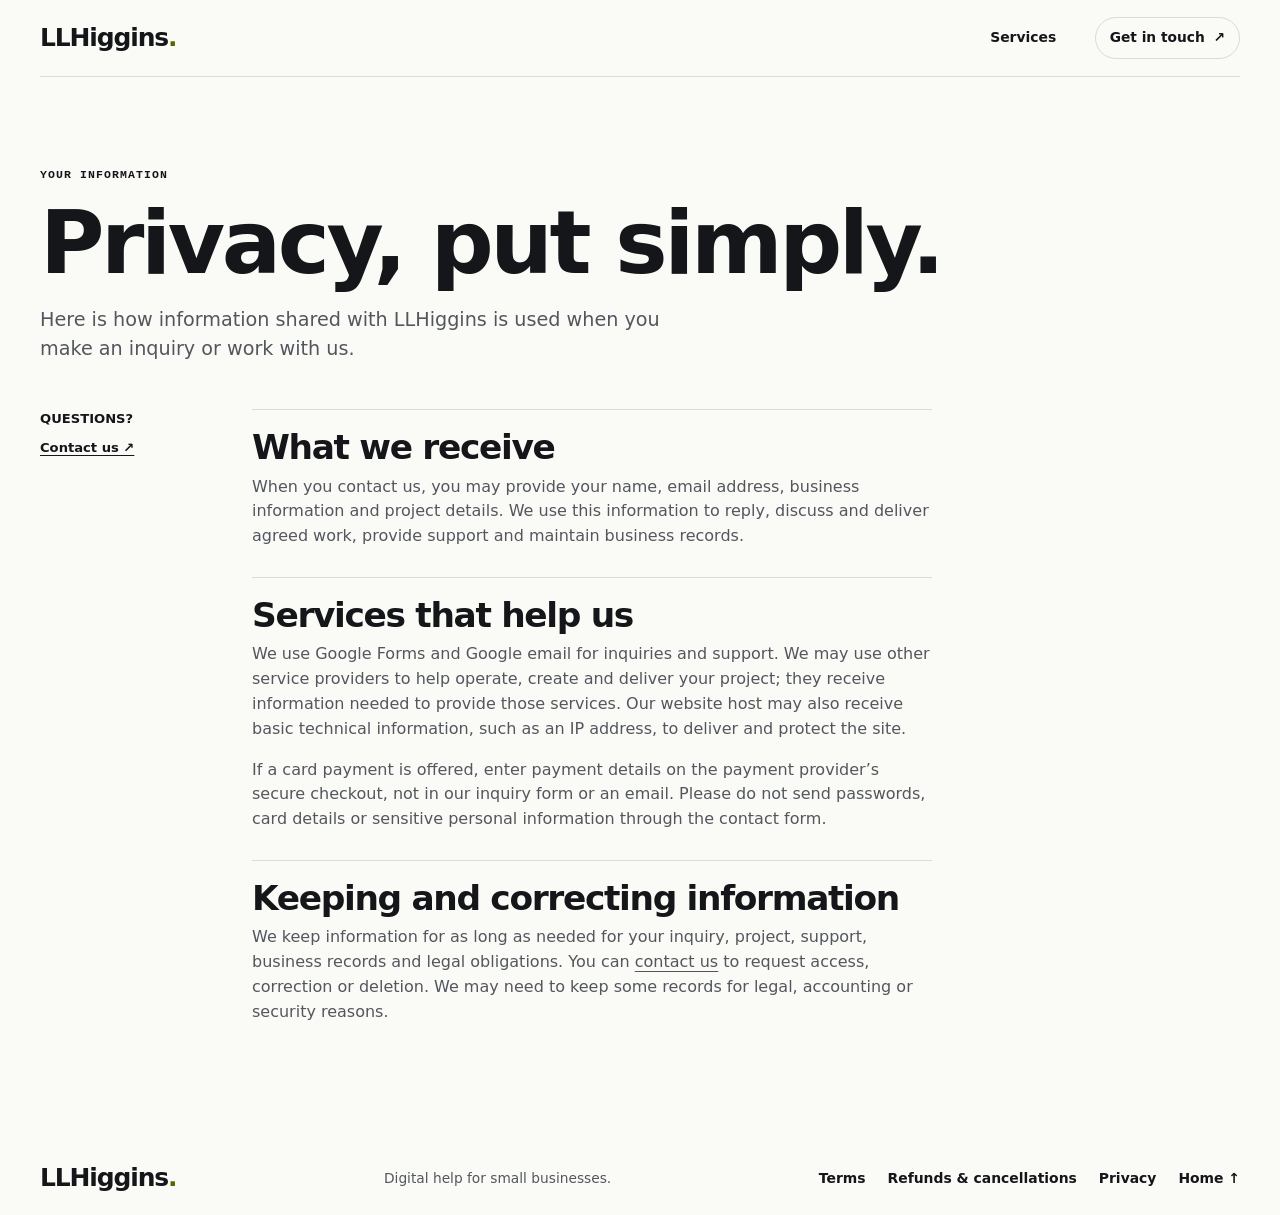
<file: privacy.html>
<!doctype html>
<html lang="en">
<head>
  <meta charset="utf-8">
  <meta name="viewport" content="width=device-width, initial-scale=1">
  <meta name="description" content="How LLHiggins handles information submitted for inquiries and projects.">
  <meta name="color-scheme" content="light">
  <title>Privacy | LLHiggins</title>
  <link rel="stylesheet" href="styles.css">
</head>
<body>
  <a class="skip-link" href="#main">Skip to content</a>
  <header class="header wrap">
    <a class="brand" href="index.html" aria-label="LLHiggins home"><span class="brand-mark" aria-hidden="true">L<span>H</span></span><span>LLHiggins<span class="brand-dot">.</span></span></a>
    <nav aria-label="Main navigation"><a href="index.html#services">Services</a><a class="nav-contact" href="index.html#contact">Get in touch <span aria-hidden="true">↗</span></a></nav>
  </header>
  <main id="main" class="policy-page wrap">
    <p class="eyebrow"><span class="eyebrow-line"></span> YOUR INFORMATION</p>
    <h1>Privacy, <em>put simply.</em></h1>
    <p class="policy-lede">Here is how information shared with LLHiggins is used when you make an inquiry or work with us.</p>
    <div class="policy-layout">
      <aside class="policy-aside">QUESTIONS?<a href="index.html#contact">Contact us ↗</a></aside>
      <article class="policy-content">
        <section><h2>What we receive</h2><p>When you contact us, you may provide your name, email address, business information and project details. We use this information to reply, discuss and deliver agreed work, provide support and maintain business records.</p></section>
        <section><h2>Services that help us</h2><p>We use Google Forms and Google email for inquiries and support. We may use other service providers to help operate, create and deliver your project; they receive information needed to provide those services. Our website host may also receive basic technical information, such as an IP address, to deliver and protect the site.</p><p>If a card payment is offered, enter payment details on the payment provider’s secure checkout, not in our inquiry form or an email. Please do not send passwords, card details or sensitive personal information through the contact form.</p></section>
        <section><h2>Keeping and correcting information</h2><p>We keep information for as long as needed for your inquiry, project, support, business records and legal obligations. You can <a href="index.html#contact">contact us</a> to request access, correction or deletion. We may need to keep some records for legal, accounting or security reasons.</p></section>
      </article>
    </div>
  </main>
  <footer class="wrap footer"><a class="brand footer-brand" href="index.html"><span>LLHiggins<span class="brand-dot">.</span></span></a><p>Digital help for small businesses.</p><nav class="footer-links" aria-label="Footer navigation"><a href="terms.html">Terms</a><a href="refunds.html">Refunds &amp; cancellations</a><a href="privacy.html" aria-current="page">Privacy</a><a href="index.html">Home ↑</a></nav></footer>
</body>
</html>
</file>
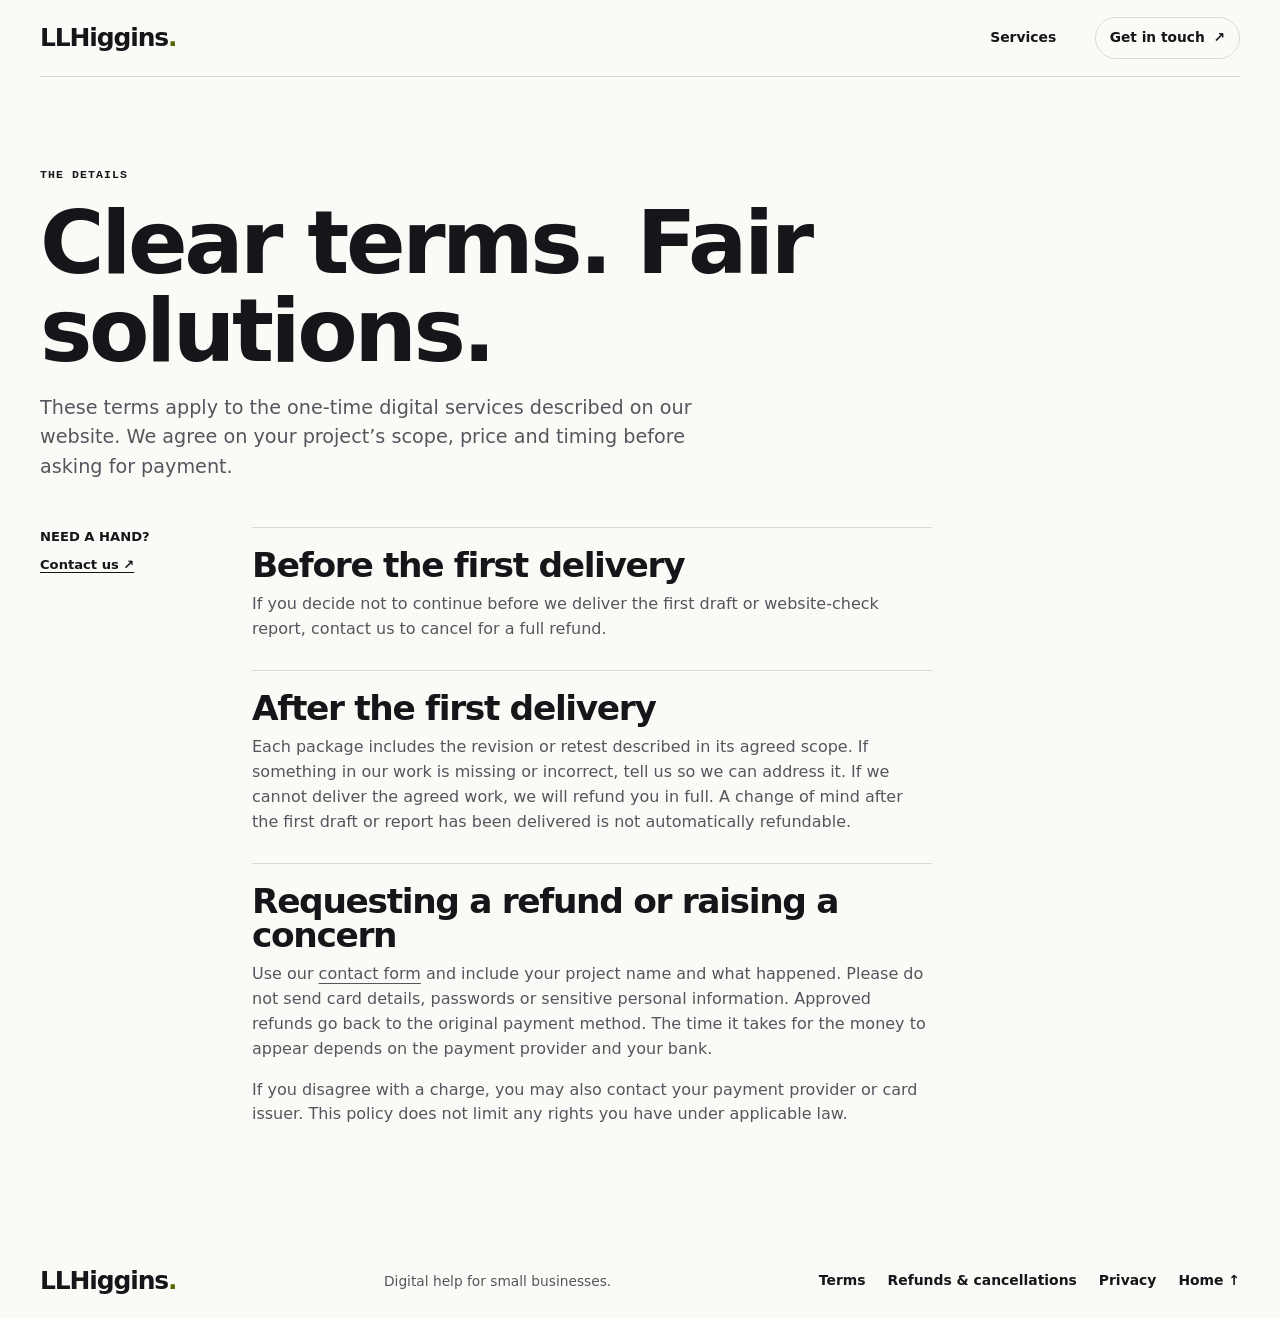
<file: refunds.html>
<!doctype html>
<html lang="en">
<head>
  <meta charset="utf-8">
  <meta name="viewport" content="width=device-width, initial-scale=1">
  <meta name="description" content="LLHiggins cancellation, refund and dispute information for our one-time digital services.">
  <meta name="color-scheme" content="light">
  <title>Refunds &amp; cancellations | LLHiggins</title>
  <link rel="stylesheet" href="styles.css">
</head>
<body>
  <a class="skip-link" href="#main">Skip to content</a>
  <header class="header wrap">
    <a class="brand" href="index.html" aria-label="LLHiggins home"><span class="brand-mark" aria-hidden="true">L<span>H</span></span><span>LLHiggins<span class="brand-dot">.</span></span></a>
    <nav aria-label="Main navigation"><a href="index.html#services">Services</a><a class="nav-contact" href="index.html#contact">Get in touch <span aria-hidden="true">↗</span></a></nav>
  </header>
  <main id="main" class="policy-page wrap">
    <p class="eyebrow"><span class="eyebrow-line"></span> THE DETAILS</p>
    <h1>Clear terms. <em>Fair solutions.</em></h1>
    <p class="policy-lede">These terms apply to the one-time digital services described on our website. We agree on your project’s scope, price and timing before asking for payment.</p>
    <div class="policy-layout">
      <aside class="policy-aside">NEED A HAND?<a href="index.html#contact">Contact us ↗</a></aside>
      <article class="policy-content">
        <section><h2>Before the first delivery</h2><p>If you decide not to continue before we deliver the first draft or website-check report, contact us to cancel for a full refund.</p></section>
        <section><h2>After the first delivery</h2><p>Each package includes the revision or retest described in its agreed scope. If something in our work is missing or incorrect, tell us so we can address it. If we cannot deliver the agreed work, we will refund you in full. A change of mind after the first draft or report has been delivered is not automatically refundable.</p></section>
        <section><h2>Requesting a refund or raising a concern</h2><p>Use our <a href="index.html#contact">contact form</a> and include your project name and what happened. Please do not send card details, passwords or sensitive personal information. Approved refunds go back to the original payment method. The time it takes for the money to appear depends on the payment provider and your bank.</p><p>If you disagree with a charge, you may also contact your payment provider or card issuer. This policy does not limit any rights you have under applicable law.</p></section>
      </article>
    </div>
  </main>
  <footer class="wrap footer"><a class="brand footer-brand" href="index.html"><span>LLHiggins<span class="brand-dot">.</span></span></a><p>Digital help for small businesses.</p><nav class="footer-links" aria-label="Footer navigation"><a href="terms.html">Terms</a><a href="refunds.html" aria-current="page">Refunds &amp; cancellations</a><a href="privacy.html">Privacy</a><a href="index.html">Home ↑</a></nav></footer>
</body>
</html>
</file>
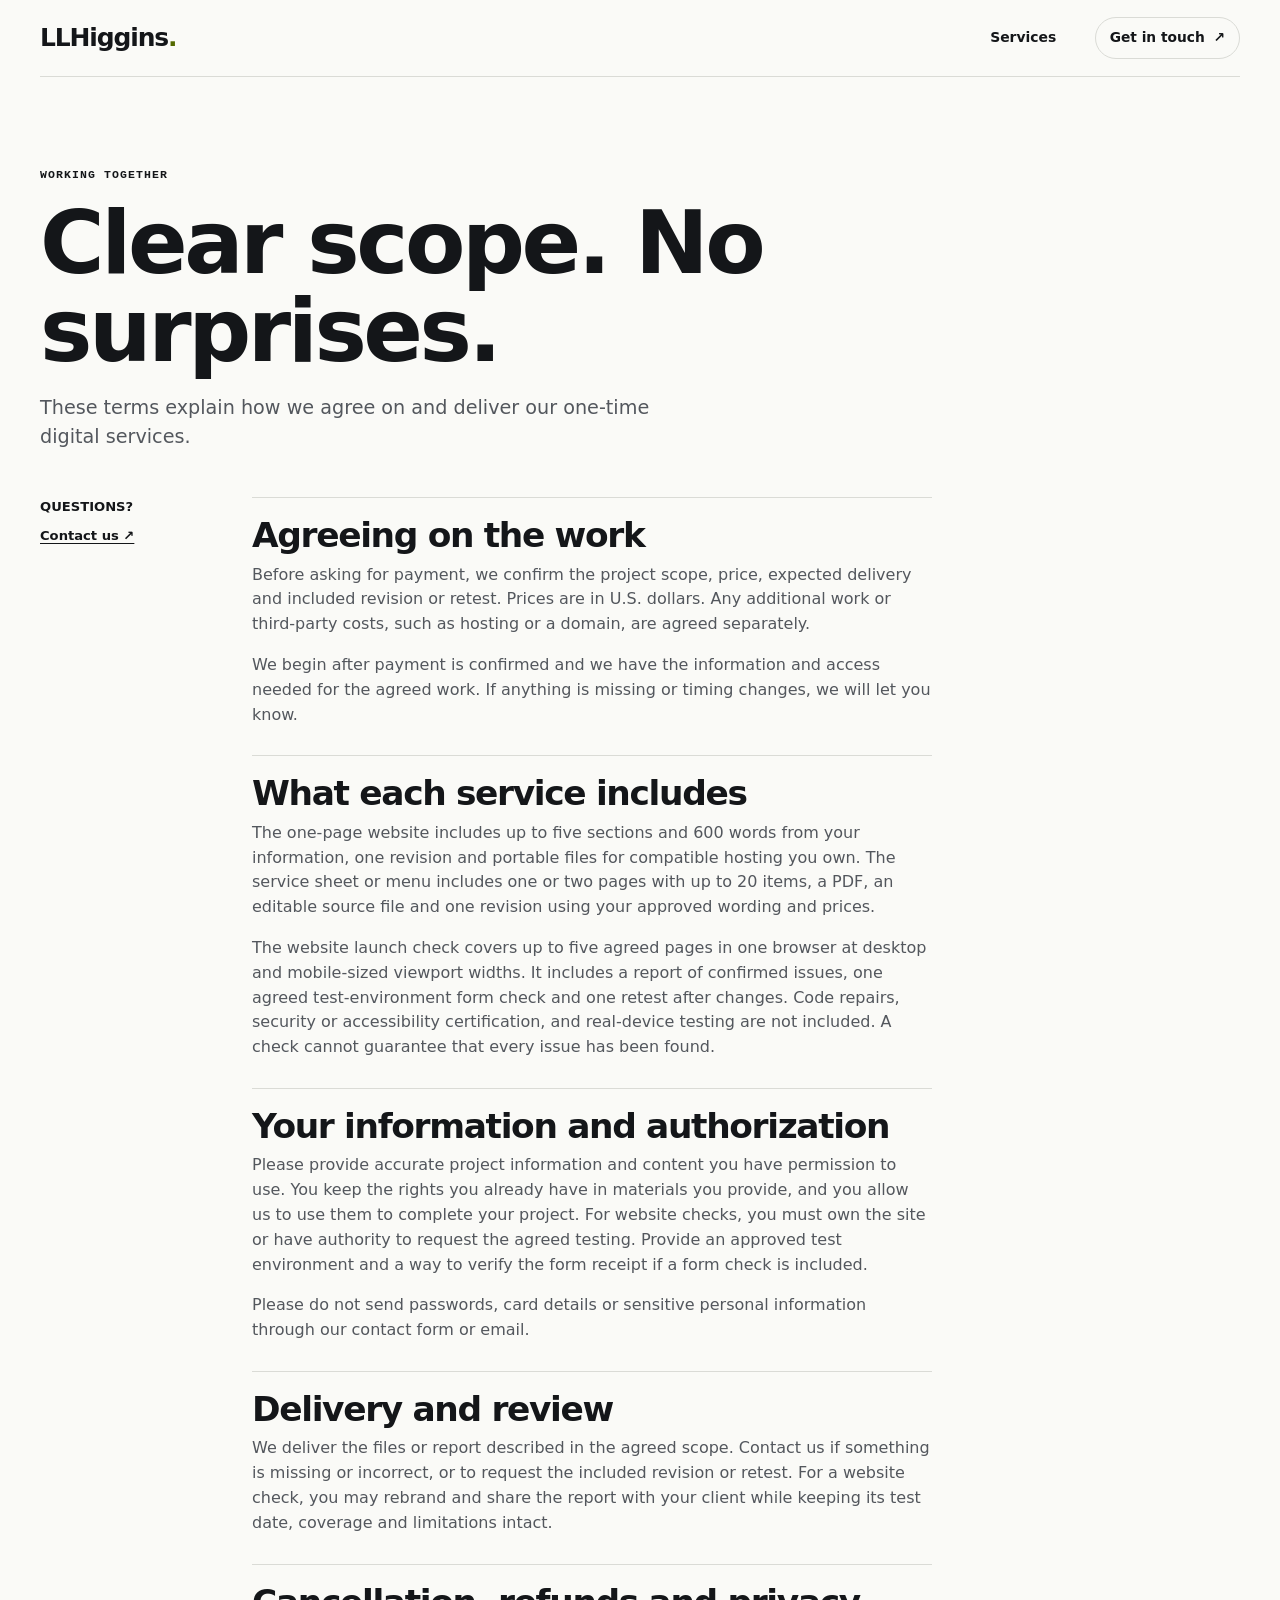
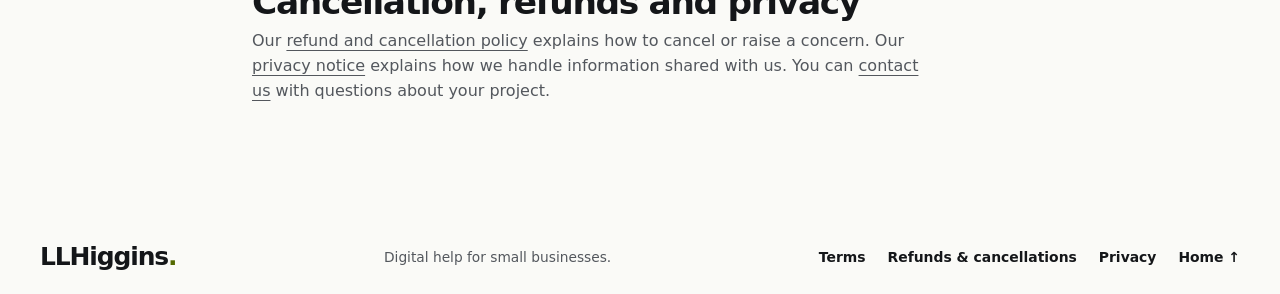
<file: terms.html>
<!doctype html>
<html lang="en">
<head>
  <meta charset="utf-8">
  <meta name="viewport" content="width=device-width, initial-scale=1">
  <meta name="description" content="How LLHiggins agrees on and delivers its one-time digital services.">
  <meta name="color-scheme" content="light">
  <title>Service terms | LLHiggins</title>
  <link rel="stylesheet" href="styles.css">
</head>
<body>
  <a class="skip-link" href="#main">Skip to content</a>
  <header class="header wrap">
    <a class="brand" href="index.html" aria-label="LLHiggins home"><span class="brand-mark" aria-hidden="true">L<span>H</span></span><span>LLHiggins<span class="brand-dot">.</span></span></a>
    <nav aria-label="Main navigation"><a href="index.html#services">Services</a><a class="nav-contact" href="index.html#contact">Get in touch <span aria-hidden="true">↗</span></a></nav>
  </header>
  <main id="main" class="policy-page wrap">
    <p class="eyebrow"><span class="eyebrow-line"></span> WORKING TOGETHER</p>
    <h1>Clear scope. <em>No surprises.</em></h1>
    <p class="policy-lede">These terms explain how we agree on and deliver our one-time digital services.</p>
    <div class="policy-layout">
      <aside class="policy-aside">QUESTIONS?<a href="index.html#contact">Contact us ↗</a></aside>
      <article class="policy-content">
        <section><h2>Agreeing on the work</h2><p>Before asking for payment, we confirm the project scope, price, expected delivery and included revision or retest. Prices are in U.S. dollars. Any additional work or third-party costs, such as hosting or a domain, are agreed separately.</p><p>We begin after payment is confirmed and we have the information and access needed for the agreed work. If anything is missing or timing changes, we will let you know.</p></section>
        <section><h2>What each service includes</h2><p>The one-page website includes up to five sections and 600 words from your information, one revision and portable files for compatible hosting you own. The service sheet or menu includes one or two pages with up to 20 items, a PDF, an editable source file and one revision using your approved wording and prices.</p><p>The website launch check covers up to five agreed pages in one browser at desktop and mobile-sized viewport widths. It includes a report of confirmed issues, one agreed test-environment form check and one retest after changes. Code repairs, security or accessibility certification, and real-device testing are not included. A check cannot guarantee that every issue has been found.</p></section>
        <section><h2>Your information and authorization</h2><p>Please provide accurate project information and content you have permission to use. You keep the rights you already have in materials you provide, and you allow us to use them to complete your project. For website checks, you must own the site or have authority to request the agreed testing. Provide an approved test environment and a way to verify the form receipt if a form check is included.</p><p>Please do not send passwords, card details or sensitive personal information through our contact form or email.</p></section>
        <section><h2>Delivery and review</h2><p>We deliver the files or report described in the agreed scope. Contact us if something is missing or incorrect, or to request the included revision or retest. For a website check, you may rebrand and share the report with your client while keeping its test date, coverage and limitations intact.</p></section>
        <section><h2>Cancellation, refunds and privacy</h2><p>Our <a href="refunds.html">refund and cancellation policy</a> explains how to cancel or raise a concern. Our <a href="privacy.html">privacy notice</a> explains how we handle information shared with us. You can <a href="index.html#contact">contact us</a> with questions about your project.</p></section>
      </article>
    </div>
  </main>
  <footer class="wrap footer"><a class="brand footer-brand" href="index.html"><span>LLHiggins<span class="brand-dot">.</span></span></a><p>Digital help for small businesses.</p><nav class="footer-links" aria-label="Footer navigation"><a href="terms.html" aria-current="page">Terms</a><a href="refunds.html">Refunds &amp; cancellations</a><a href="privacy.html">Privacy</a><a href="index.html">Home ↑</a></nav></footer>
</body>
</html>
</file>
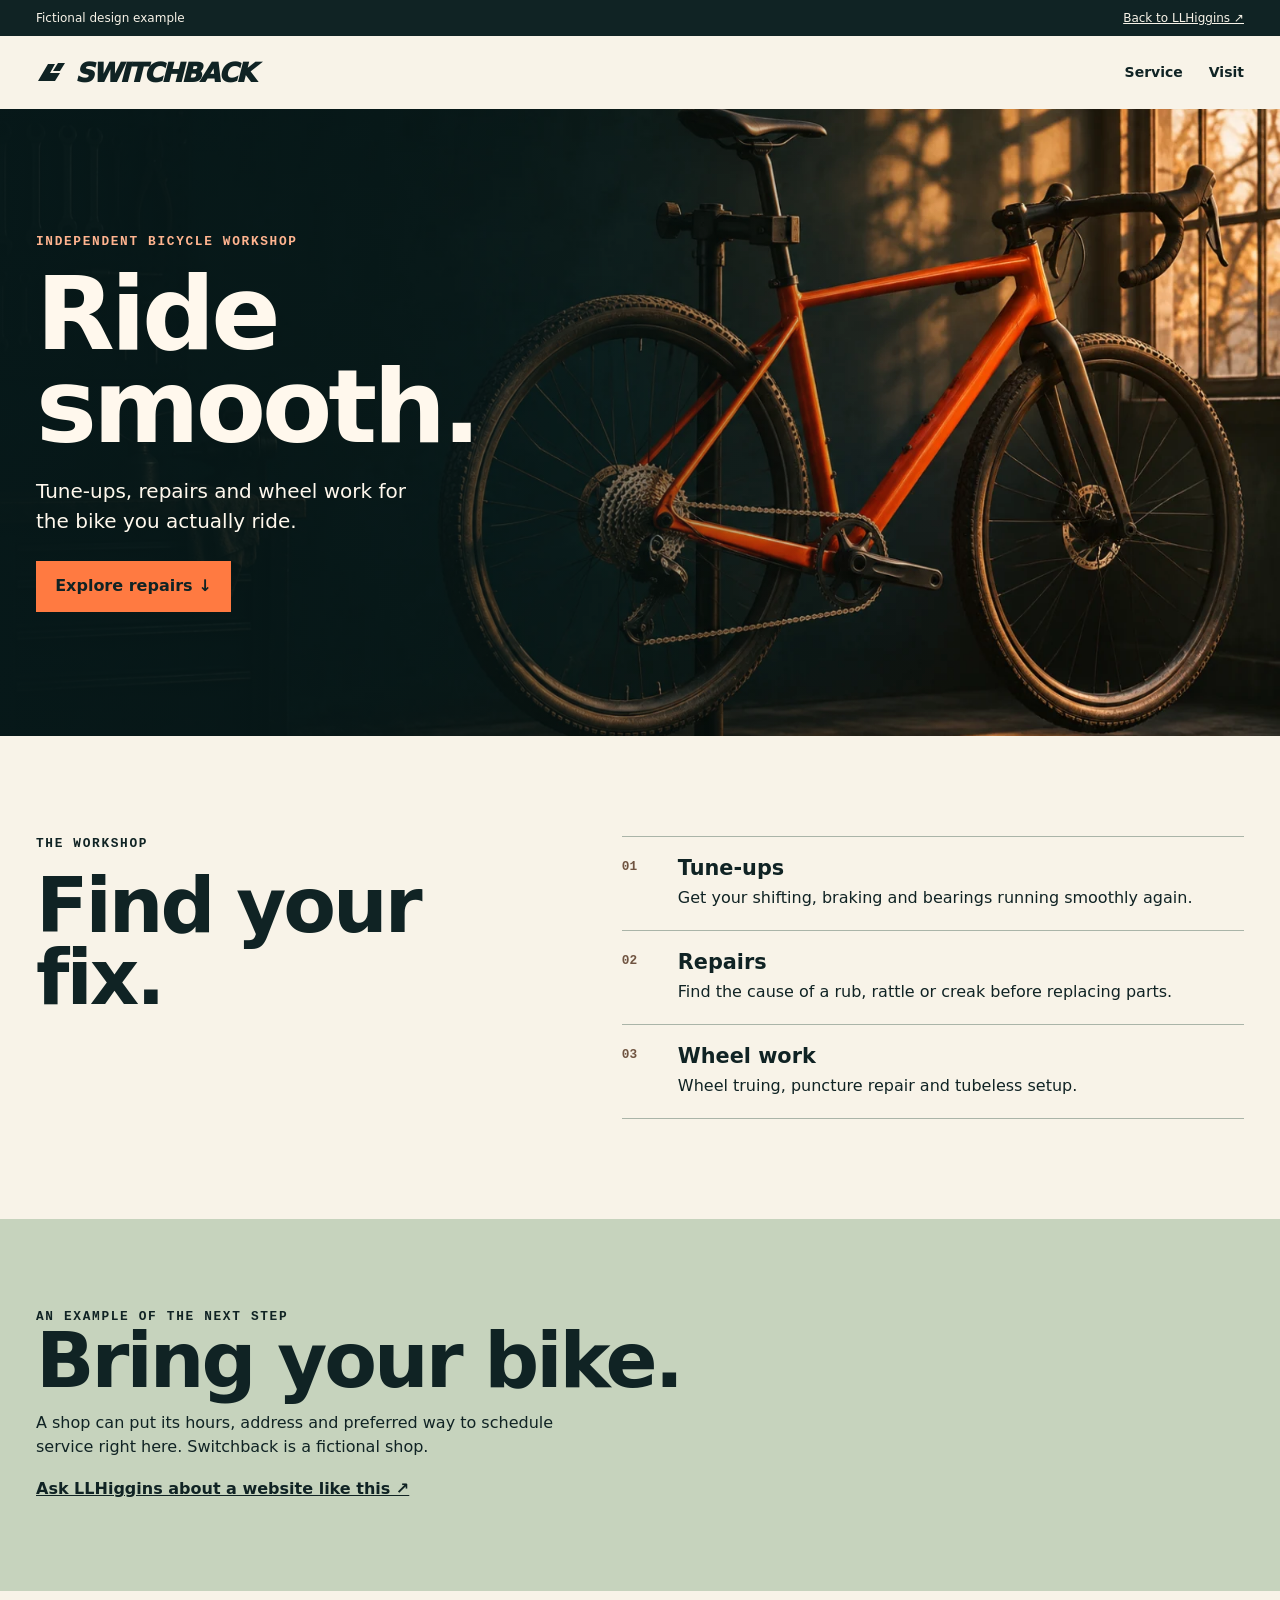
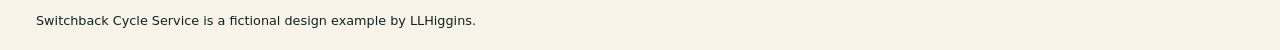
<file: website-sample.html>
<!doctype html>
<html lang="en">
<head>
  <meta charset="utf-8">
  <meta name="viewport" content="width=device-width, initial-scale=1">
  <meta name="robots" content="noindex">
  <meta name="description" content="An independent bike shop website concept by LLHiggins.">
  <title>Switchback Cycle Service | LLHiggins design example</title>
  <style>
    :root { color-scheme: light; --paper: #f8f3e8; --ink: #102324; --orange: #ff7a41; }
    *, *::before, *::after { box-sizing: border-box; }
    html { scroll-behavior: smooth; }
    body { margin: 0; background: var(--paper); color: var(--ink); font: 16px/1.5 system-ui, sans-serif; }
    a { color: inherit; }
    a:focus-visible { outline: 3px solid #0773d2; outline-offset: 4px; }
    .wrap { width: min(100% - 72px, 1240px); margin-inline: auto; }
    .concept { color: #f8f3e8; background: #102324; font-size: .75rem; }
    .concept .wrap, header .wrap { display: flex; justify-content: space-between; align-items: center; gap: 12px; }
    .concept .wrap { min-height: 36px; }
    header .wrap { min-height: 73px; }
    .brand { display: inline-flex; gap: 9px; align-items: center; font-weight: 950; font-style: italic; font-size: clamp(1.1rem, 3vw, 1.65rem); letter-spacing: -.07em; text-decoration: none; }
    .brand svg { width: 30px; height: 28px; }
    nav { display: flex; gap: 26px; font-size: .875rem; font-weight: 700; }
    nav a { text-decoration: none; }
    nav a:hover { text-decoration: underline; }
    .hero { position: relative; isolation: isolate; background: #102324; color: #fff8ed; overflow: hidden; }
    .hero-photo { position: absolute; inset: 0; width: 100%; height: 100%; object-fit: cover; object-position: 65% 56%; z-index: -2; }
    .hero::before { content: ''; position: absolute; inset: 0; background: linear-gradient(90deg, #07191aec 0%, #07191ac4 29%, #07191a44 56%, transparent 75%); z-index: -1; }
    .hero .wrap { display: grid; min-height: clamp(470px, 49vw, 650px); align-content: center; padding-block: 66px; }
    .kicker { margin: 0 0 17px; font: 800 .8rem/1.3 ui-monospace, monospace; letter-spacing: .13em; text-transform: uppercase; }
    .hero .kicker { color: #ffb48f; }
    h1, h2, h3, p { margin-block-start: 0; }
    h1 { font-size: clamp(4rem, 8vw, 8.4rem); font-weight: 880; line-height: .91; letter-spacing: -.039em; margin-block-end: 22px; }
    .hero-copy { color: #fff8ed; max-width: 31ch; font-size: clamp(1rem, 1.7vw, 1.25rem); margin-bottom: 25px; }
    .button { width: fit-content; background: var(--orange); color: var(--ink); font-weight: 850; padding: .85rem 1.2rem; text-decoration: none; }
    .button:hover { background: #ff9e72; }
    .service { padding-block: clamp(50px, 8vw, 100px); display: grid; grid-template-columns: .9fr 1.1fr; gap: clamp(20px, 6vw, 90px); }
    h2 { font-size: clamp(2.6rem, 6vw, 5.6rem); font-weight: 880; letter-spacing: -.039em; line-height: .94; margin-bottom: 14px; }
    .service ol { list-style: none; margin: 0; padding: 0; }
    .service li { border-top: 1px solid #aab4a8; padding: 20px 0; display: grid; grid-template-columns: 3rem 1fr; gap: 8px; }
    .service li:last-child { border-bottom: 1px solid #aab4a8; }
    .service li span { color: #705441; font: 800 .8rem/1.5 ui-monospace, monospace; }
    h3 { font-size: 1.3rem; line-height: 1.15; margin-bottom: 5px; }
    li p, .visit p { margin: 0; max-width: 52ch; }
    .visit { background: #c6d3bd; padding-block: clamp(48px, 7vw, 95px); }
    .visit a { display: inline-block; margin-top: 18px; font-weight: 800; }
    footer { padding-block: 20px; font-size: .8rem; }
    @media (max-width: 640px) {
      .wrap { width: calc(100% - 36px); }
      header .wrap { min-height: 60px; }
      nav { gap: 13px; font-size: .8rem; }
      .hero .wrap { min-height: 590px; align-content: end; padding-block: 44px; }
      .hero-photo { object-position: 69% center; }
      .hero::before { background: linear-gradient(0deg, #081b1cf5 0%, #081b1cc4 28%, #081b1c00 82%); }
      .service { grid-template-columns: 1fr; }
      h1 { font-size: clamp(3.5rem, 16vw, 5.5rem); }
    }
    @media (prefers-reduced-motion: reduce) { html { scroll-behavior: auto; } }
  </style>
</head>
<body>
  <div class="concept"><div class="wrap"><span>Fictional design example</span><a href="index.html#example">Back to LLHiggins ↗</a></div></div>
  <header><div class="wrap">
    <a class="brand" href="#top" aria-label="Switchback home">
      <svg viewBox="0 0 30 28" fill="none" aria-hidden="true"><path d="M2 23 12 6h7l-5 9h10l-5 8H2Zm15-10 5-8h7l-5 8h-7Z" fill="#102324"/></svg>
      SWITCHBACK
    </a>
    <nav aria-label="Main navigation"><a href="#service">Service</a><a href="#visit">Visit</a></nav>
  </div></header>
  <main id="top">
    <section class="hero" aria-labelledby="headline">
      <img class="hero-photo" src="switchback-workshop.webp" alt="" fetchpriority="high">
      <div class="wrap">
        <p class="kicker">Independent bicycle workshop</p>
        <h1 id="headline">Ride<br>smooth.</h1>
        <p class="hero-copy">Tune-ups, repairs and wheel work for the bike you actually ride.</p>
        <a class="button" href="#service">Explore repairs <span aria-hidden="true">↓</span></a>
      </div>
    </section>
    <section class="service wrap" id="service">
      <div><p class="kicker">The workshop</p><h2>Find your fix.</h2></div>
      <ol>
        <li><span>01</span><div><h3>Tune-ups</h3><p>Get your shifting, braking and bearings running smoothly again.</p></div></li>
        <li><span>02</span><div><h3>Repairs</h3><p>Find the cause of a rub, rattle or creak before replacing parts.</p></div></li>
        <li><span>03</span><div><h3>Wheel work</h3><p>Wheel truing, puncture repair and tubeless setup.</p></div></li>
      </ol>
    </section>
    <section class="visit" id="visit"><div class="wrap">
      <p class="kicker">An example of the next step</p>
      <h2>Bring your bike.</h2>
      <p>A shop can put its hours, address and preferred way to schedule service right here. Switchback is a fictional shop.</p>
      <a href="index.html#contact">Ask LLHiggins about a website like this ↗</a>
    </div></section>
  </main>
  <footer class="wrap">Switchback Cycle Service is a fictional design example by LLHiggins.</footer>
</body>
</html>
</file>
<file: styles.css>
:root {
  color-scheme: light;
  --page: #fafaf7;
  --ink: #141619;
  --muted: #53575d;
  --line: #dadbd6;
  --soft: #eeefea;
  --night: #15191f;
  --accent: #d7fd52;
  --focus: #2364d6;
}
*, *::before, *::after { box-sizing: border-box; }
html { scroll-behavior: smooth; }
body { margin: 0; background: var(--page); color: var(--ink); font: 16px/1.55 system-ui, -apple-system, BlinkMacSystemFont, sans-serif; }
a { color: inherit; text-underline-offset: .22em; }
a:focus-visible, summary:focus-visible { outline: 3px solid var(--focus); outline-offset: 5px; }
[hidden] { display: none !important; }
h1, h2, h3, p { margin-block-start: 0; }
h1, h2, h3 { line-height: 1; letter-spacing: -.039em; }
h1 { font-size: clamp(2.85rem, 7.5vw, 6.8rem); font-weight: 800; }
h2 { font-size: clamp(2.25rem, 5.3vw, 5rem); font-weight: 780; }
h3 { font-size: 1.28rem; }
.wrap { width: min(100% - 80px, 1240px); margin-inline: auto; }
.skip-link { position: absolute; top: 12px; left: 12px; z-index: 3; padding: 10px 16px; background: white; transform: translateY(-200%); }
.skip-link:focus { transform: none; }
.header { min-height: 77px; display: flex; justify-content: space-between; align-items: center; gap: 25px; border-bottom: 1px solid var(--line); }
.brand { display: inline-flex; align-items: center; font-size: 1.56rem; font-weight: 880; line-height: 1; letter-spacing: -.045em; text-decoration: none; white-space: nowrap; }
.brand-dot { color: #536900; }
.header nav, .footer-links { display: flex; gap: clamp(15px, 3vw, 42px); align-items: center; font-size: .87rem; font-weight: 650; }
.header nav a, .footer-links a { text-decoration: none; }
.header nav a:hover, .footer-links a:hover, .text-link:hover { text-decoration: underline; }
.nav-contact { font-size: .86rem; font-weight: 750; text-decoration: none; border: 1px solid var(--line); border-radius: 99px; min-height: 42px; display: inline-flex; align-items: center; gap: .55rem; padding: 7px 14px; }
.nav-contact:hover { border-color: var(--ink); }
.hero { text-align: center; padding-block: clamp(45px, 5.2vw, 72px) clamp(34px, 4vw, 55px); }
.eyebrow { margin-bottom: 16px; font: 700 .72rem/1.4 ui-monospace, SFMono-Regular, Consolas, monospace; letter-spacing: .095em; text-transform: uppercase; }
.signal { display: inline-block; margin-right: 6px; width: 9px; height: 9px; border-radius: 50%; background: #9ed000; }
.hero h1 { margin-bottom: 22px; line-height: .93; letter-spacing: -.043em; }
.hero-intro { max-width: 44ch; margin: 0 auto 27px; color: var(--muted); font-size: clamp(1rem, 1.7vw, 1.29rem); }
.hero-intro strong { color: var(--ink); white-space: nowrap; }
.hero-actions { display: flex; flex-wrap: wrap; justify-content: center; align-items: center; gap: 11px 24px; }
.button { display: inline-flex; align-items: center; justify-content: center; gap: 12px; min-height: 48px; padding: 10px 20px; border-radius: 100px; font-weight: 750; font-size: .93rem; text-decoration: none; }
.button-dark { background: var(--ink); color: white; }
.button-dark:hover { background: #333945; }
.button-bright { background: var(--accent); color: #15191f; }
.button-bright:hover { background: #edff9f; }
.text-link { display: inline-flex; align-items: center; gap: 8px; min-height: 44px; font-weight: 730; font-size: .93rem; text-decoration: none; }
.stage { display: block; overflow: hidden; isolation: isolate; border-radius: 14px; padding: clamp(14px, 2.6vw, 32px) clamp(14px, 3.6vw, 44px) 0; background: radial-gradient(ellipse at 56% 112%, #4d6454, #232f2e 58%, #1a2427 92%); color: #f2f6f3; text-decoration: none; }
.stage-top { display: flex; justify-content: space-between; gap: 12px; align-items: center; font: 650 .7rem/1.4 ui-monospace, monospace; text-transform: uppercase; letter-spacing: .075em; }
.stage-open { min-height: 32px; display: inline-flex; align-items: center; gap: 8px; }
.stage:hover .stage-open { text-decoration: underline; }
.stage-devices { position: relative; width: 100%; padding-top: clamp(20px, 3vw, 44px); }
.desktop-screen { position: relative; width: 87%; margin-left: 3%; border: 1px solid #ffffff55; border-bottom: 0; border-radius: 13px 13px 0 0; background: #111716; box-shadow: 0 18px 50px #03090780; overflow: hidden; }
.screen-bar { display: flex; align-items: center; padding: 8px 10px; gap: 5px; background: #e6e9e2; color: #34433c; font-size: .65rem; }
.screen-bar i { width: 6px; height: 6px; border-radius: 50%; background: #76877c; }
.screen-bar span { margin-inline: auto; }
.desktop-screen img, .phone-screen img { display: block; width: 100%; height: auto; }
.phone-screen { position: absolute; width: 22%; bottom: -1px; right: 1%; padding: 5px; background: #141c1b; border: 1px solid #ffffff80; border-radius: 20px 20px 0 0; overflow: hidden; box-shadow: 0 12px 32px #081110aa; }
.phone-screen img { border-radius: 14px 14px 0 0; }
.showcase-caption { display: flex; justify-content: space-between; align-items: center; gap: 12px 20px; padding: 20px 0 clamp(43px, 6vw, 82px); }
.showcase-caption h2 { margin-bottom: 4px; font-size: 1.12rem; letter-spacing: -.025em; }
.showcase-caption p { margin-bottom: 0; color: var(--muted); font-size: .92rem; }
.offer { background: var(--soft); padding-block: clamp(50px, 8vw, 105px); }
.offer-grid { display: grid; grid-template-columns: 1.15fr .85fr; gap: clamp(28px, 7.5vw, 105px); align-items: start; }
.offer h2 { margin-bottom: 30px; }
.feature-list { margin: 0; padding: 0; list-style: none; }
.feature-list li { position: relative; padding: 15px 0 15px 26px; border-top: 1px solid #c9ccc2; }
.feature-list li::before { content: '✓'; position: absolute; left: 0; font-weight: 850; }
.feature-list p, .process p, details p { margin: 3px 0 0; color: var(--muted); }
.price-panel { background: var(--night); color: white; border-radius: 12px; padding: clamp(24px, 4.5vw, 56px); }
.price-panel .eyebrow { color: #cdd0cf; }
.price { margin: 0 0 11px; font-size: clamp(4rem, 9.4vw, 8rem); line-height: .95; font-weight: 800; letter-spacing: -.043em; font-variant-numeric: lining-nums; }
.price-panel p:not(.price):not(.eyebrow) { color: #dce0e1; margin-bottom: 25px; }
.process, .questions, .proof { padding-block: clamp(50px, 8vw, 106px); }
.proof h2 { margin-bottom: 16px; max-width: 14ch; }
.proof-lede { max-width: 62ch; color: var(--muted); margin-bottom: 28px; }
.proof-lede a { font-weight: 750; }
.proof ul { list-style: none; display: grid; grid-template-columns: repeat(4, minmax(0, 1fr)); gap: 20px 28px; margin: 0; padding: 0; }
.proof li { border-top: 1px solid var(--line); padding-top: 15px; }
.proof h3 { margin-bottom: 8px; font-size: 1.15rem; }
.proof p { margin: 0; color: var(--muted); }
.process h2 { margin-bottom: 28px; }
.process ol { list-style: none; display: grid; grid-template-columns: repeat(3, minmax(0, 1fr)); gap: 20px 42px; margin: 0; padding: 0; }
.process li { border-top: 1px solid var(--line); padding-top: 15px; }
.process li span { display: block; margin-bottom: 15px; color: var(--muted); font: 700 .75rem/1.2 ui-monospace, monospace; }
.process h3 { margin-bottom: 5px; }
.questions { background: var(--soft); }
.question-grid { display: grid; grid-template-columns: .8fr 1.2fr; gap: 20px 65px; }
.question-grid h2 { margin-bottom: 6px; }
details { border-bottom: 1px solid #c9ccc2; }
details:first-child { border-top: 1px solid #c9ccc2; }
summary { display: flex; justify-content: space-between; align-items: center; gap: 12px; min-height: 54px; padding: 10px 0; list-style: none; cursor: pointer; font-weight: 750; }
summary::-webkit-details-marker { display: none; }
summary::after { content: '+'; font-size: 1.2rem; }
details[open] summary::after { content: '−'; }
details p { padding-bottom: 16px; }
.contact-section { color: white; background: var(--night); text-align: center; padding-block: clamp(55px, 8vw, 106px); }
.contact-inner h2 { margin-bottom: 14px; }
.contact-inner p { color: #dce0e1; }
.contact-inner .eyebrow { color: var(--accent); }
#contact-status { margin-block: 10px 0; font-size: .9rem; }
.contact-safety { margin: 9px 0 0; font-size: .82rem; }
.footer { display: flex; align-items: center; justify-content: space-between; flex-wrap: wrap; gap: 12px 30px; padding-block: 24px; }
.footer p { margin: 0; color: var(--muted); font-size: .86rem; }
.footer-links { gap: 14px 22px; flex-wrap: wrap; }
.brand-mark { display: none; }
.policy-page { padding-block: clamp(42px, 7vw, 90px); }
.policy-page h1 { font-size: clamp(2.65rem, 7vw, 5.5rem); margin-bottom: 18px; }
.policy-page h1 em { font-style: normal; }
.policy-lede { color: var(--muted); font-size: 1.2rem; max-width: 54ch; }
.policy-layout { display: grid; grid-template-columns: 180px minmax(0, 680px); gap: 32px; margin-top: 45px; }
.policy-aside { display: grid; align-content: start; gap: 8px; font-size: .82rem; font-weight: 700; }
.policy-content section { border-top: 1px solid var(--line); padding-top: 20px; margin-bottom: 28px; }
.policy-content h2 { font-size: clamp(1.45rem, 3vw, 2.15rem); margin-bottom: 10px; }
.policy-content p { color: var(--muted); }
@media (max-width: 780px) {
  .wrap { width: calc(100% - 40px); }
  .header { min-height: 65px; gap: 14px; }
  .header > nav { gap: 14px; }
  .header > nav .nav-proof { display: none; }
  .offer-grid { gap: 25px; }
  .proof ul { grid-template-columns: 1fr 1fr; }
}
@media (max-width: 600px) {
  .header > nav { display: none; }
  .header .nav-contact { font-size: .77rem; min-height: 39px; }
  .hero h1 { font-size: clamp(2.15rem, 10.1vw, 3.86rem); }
  .hero-actions { gap: 5px; }
  .hero-actions > * { margin-inline: 6px; }
  .stage { border-radius: 10px; }
  .stage-devices { padding-top: 10px; }
  .desktop-screen { width: 91%; margin-left: 0; border-radius: 7px 7px 0 0; }
  .screen-bar { padding: 4px 6px; font-size: .5rem; }
  .screen-bar i { width: 4px; height: 4px; }
  .phone-screen { width: 25%; right: 0; padding: 3px; border-radius: 10px 10px 0 0; }
  .phone-screen img { border-radius: 7px 7px 0 0; }
  .showcase-caption { display: block; padding-top: 13px; }
  .offer-grid, .question-grid, .process ol, .proof ul, .policy-layout { grid-template-columns: 1fr; }
  .process ol { gap: 18px; }
  .process li span { margin-bottom: 8px; }
}
@media (prefers-reduced-motion: reduce) { html { scroll-behavior: auto; } }
</file>
